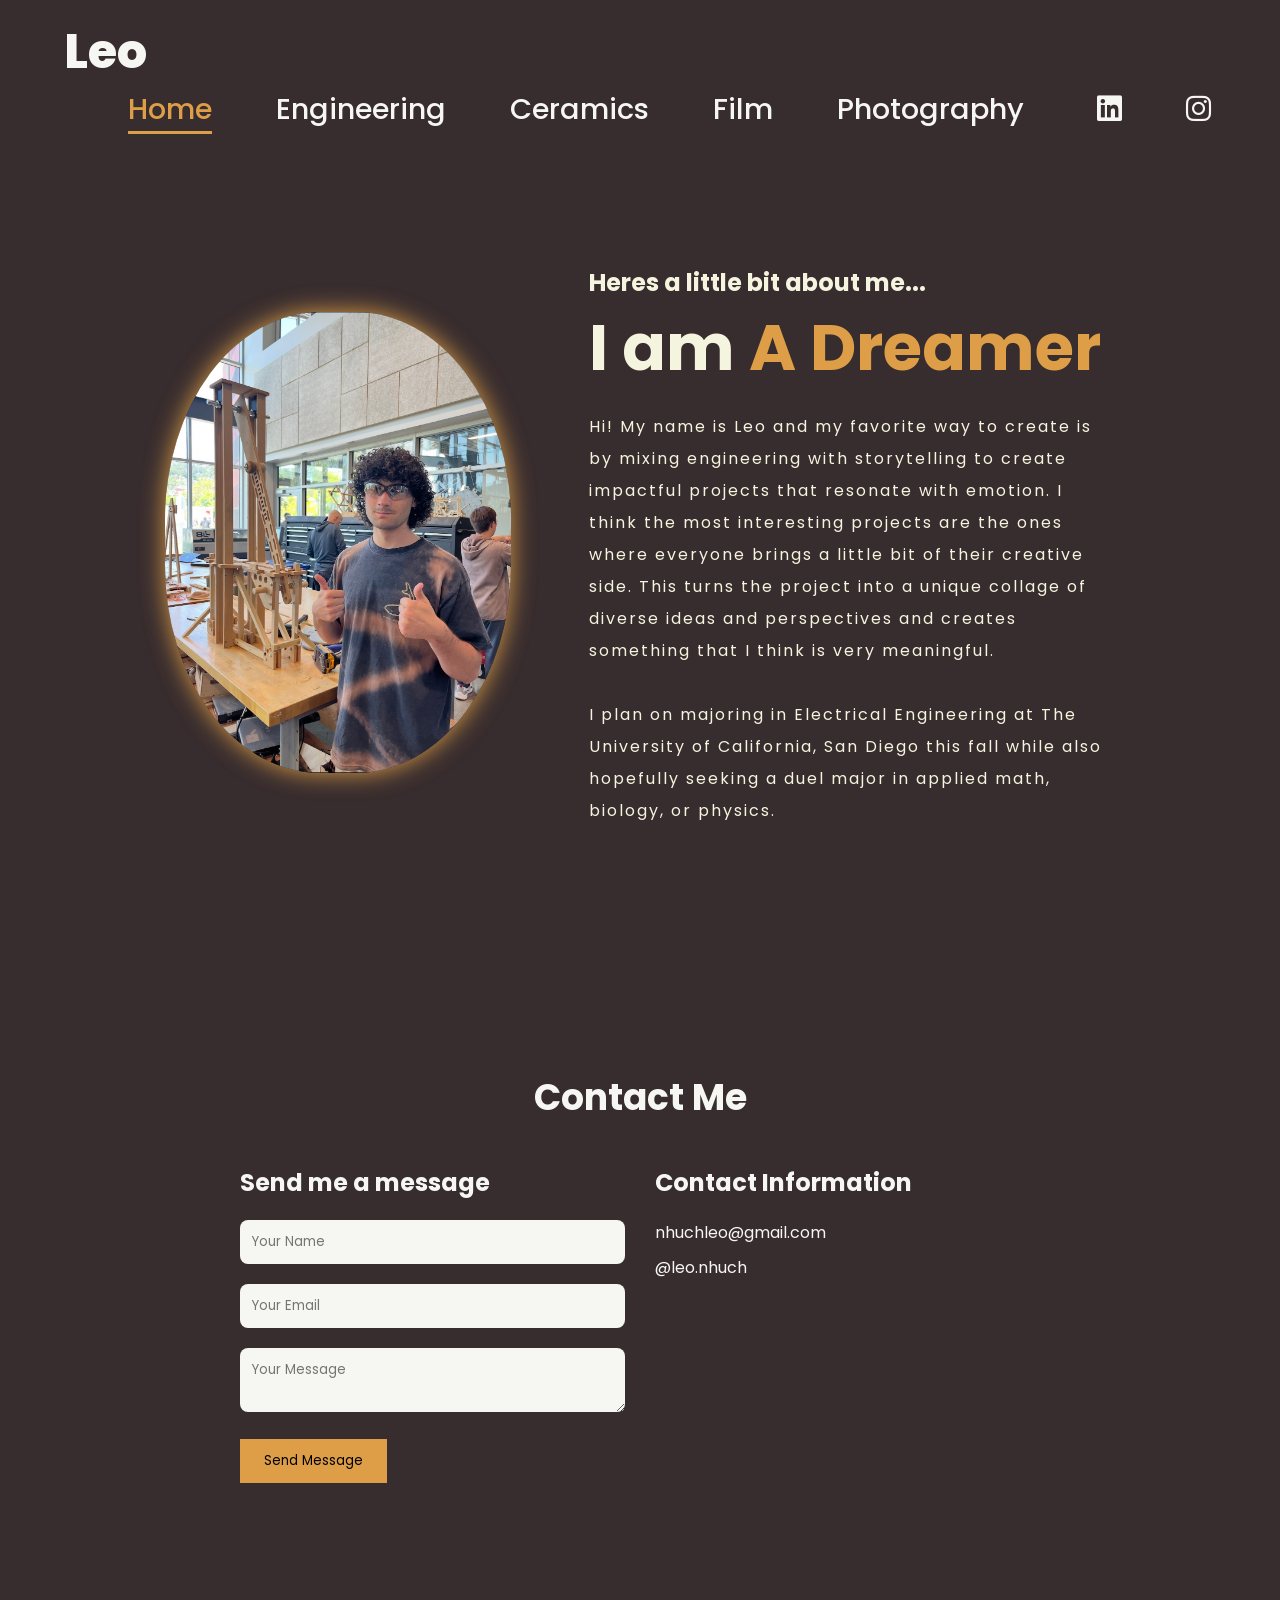
<file: index.html>
<!DOCTYPE html>
<html lang="en">
<head>
    <meta charset="UTF-8">
    <meta name="viewport" content="width=device-width, initial-scale=1.0">

    <link rel="stylesheet" href="style.css">
    <link rel="stylesheet" href="https://cdnjs.cloudflare.com/ajax/libs/font-awesome/6.7.2/css/all.min.css" 
    integrity="sha512-Evv84Mr4kqVGRNSgIGL/F/aIDqQb7xQ2vcrdIwxfjThSH8CSR7PBEakCr51Ck+w+/U6swU2Im1vVX0SVk9ABhg==" crossorigin="anonymous" 
    referrerpolicy="no-referrer" />
    

    <title>Leo's Creative Portfolio</title>
</head>
<body>
    
    <header>
        <a href="index.html" class="logo">Leo</a>
        <nav>
            <div class="nav-left">
                <a href="index.html" class="active">Home</a>
                <a href="engineering.html" class="nav-link">Engineering</a>
                <a href="ceramics.html" class="nav-link">Ceramics</a>
                <a href="film.html" class="nav-link">Film</a>
                <a href="photography.html" class="nav-link">Photography</a>
            </div>
            <div class="nav-right">
                <a href="https://www.linkedin.com/in/leo-nhuch-me" class="social-icon" target="_blank" rel="noopener noreferrer">
                    <i class="fa-brands fa-linkedin"></i>
                </a>
                <a href="https://www.instagram.com/leo.nhuch/" class="social-icon" target="_blank" rel="noopener noreferrer">
                    <i class = "fa-brands fa-instagram"></i>
                </a>
            </div>
        </nav>
    </header>



    <section class="home">
        <div class="home-img">
            <img src="IMG_9343 (2).jpg" alt="cat">
        </div>
        <div class="home-content">
            <h2>Heres a little bit about me...</h2>
            <h3 class="typing-text">I am <span></span></h3>
            <p>Hi! My name is Leo and my favorite way to create is by mixing engineering with storytelling to create impactful projects that resonate with emotion. I think the most interesting projects are the ones where everyone brings a little bit of their creative side. This turns the project into a unique collage of diverse ideas and perspectives and creates something that I think is very meaningful. 

                <br><br>I plan on majoring in Electrical Engineering at The University of California, San Diego this fall while also hopefully seeking a duel major in applied math, biology, or physics.
                                
                 </p>
        </div>
    </section>


    <section class="contact">
    <div class="container2">
        <h2>Contact Me</h2>
        <div class="contact-wrapper">
            <div class="contact-form">
                <h3>Send me a message</h3>
                <form>
                    <div class="form-group">
                        <input type="text" name="name" placeholder="Your Name">
                    </div>
                    <div class="form-group">
                        <input type="email" name="email" placeholder="Your Email">
                    </div>
                    <div class="form-group">
                        <textarea name="message" placeholder="Your Message"></textarea>
                    </div>
                    <button type="submit">Send Message</button>
                <form action="mailto:nhuchleo@gmail.com" method="post" enctype="text/plain">
            </div>
            <div class="contact-info">
                <h3>Contact Information</h3>
                <p>nhuchleo@gmail.com</p>
                <p>@leo.nhuch</p>
            </div>
        </div>
    </div>
    </section>
</body>
</html>
</file>
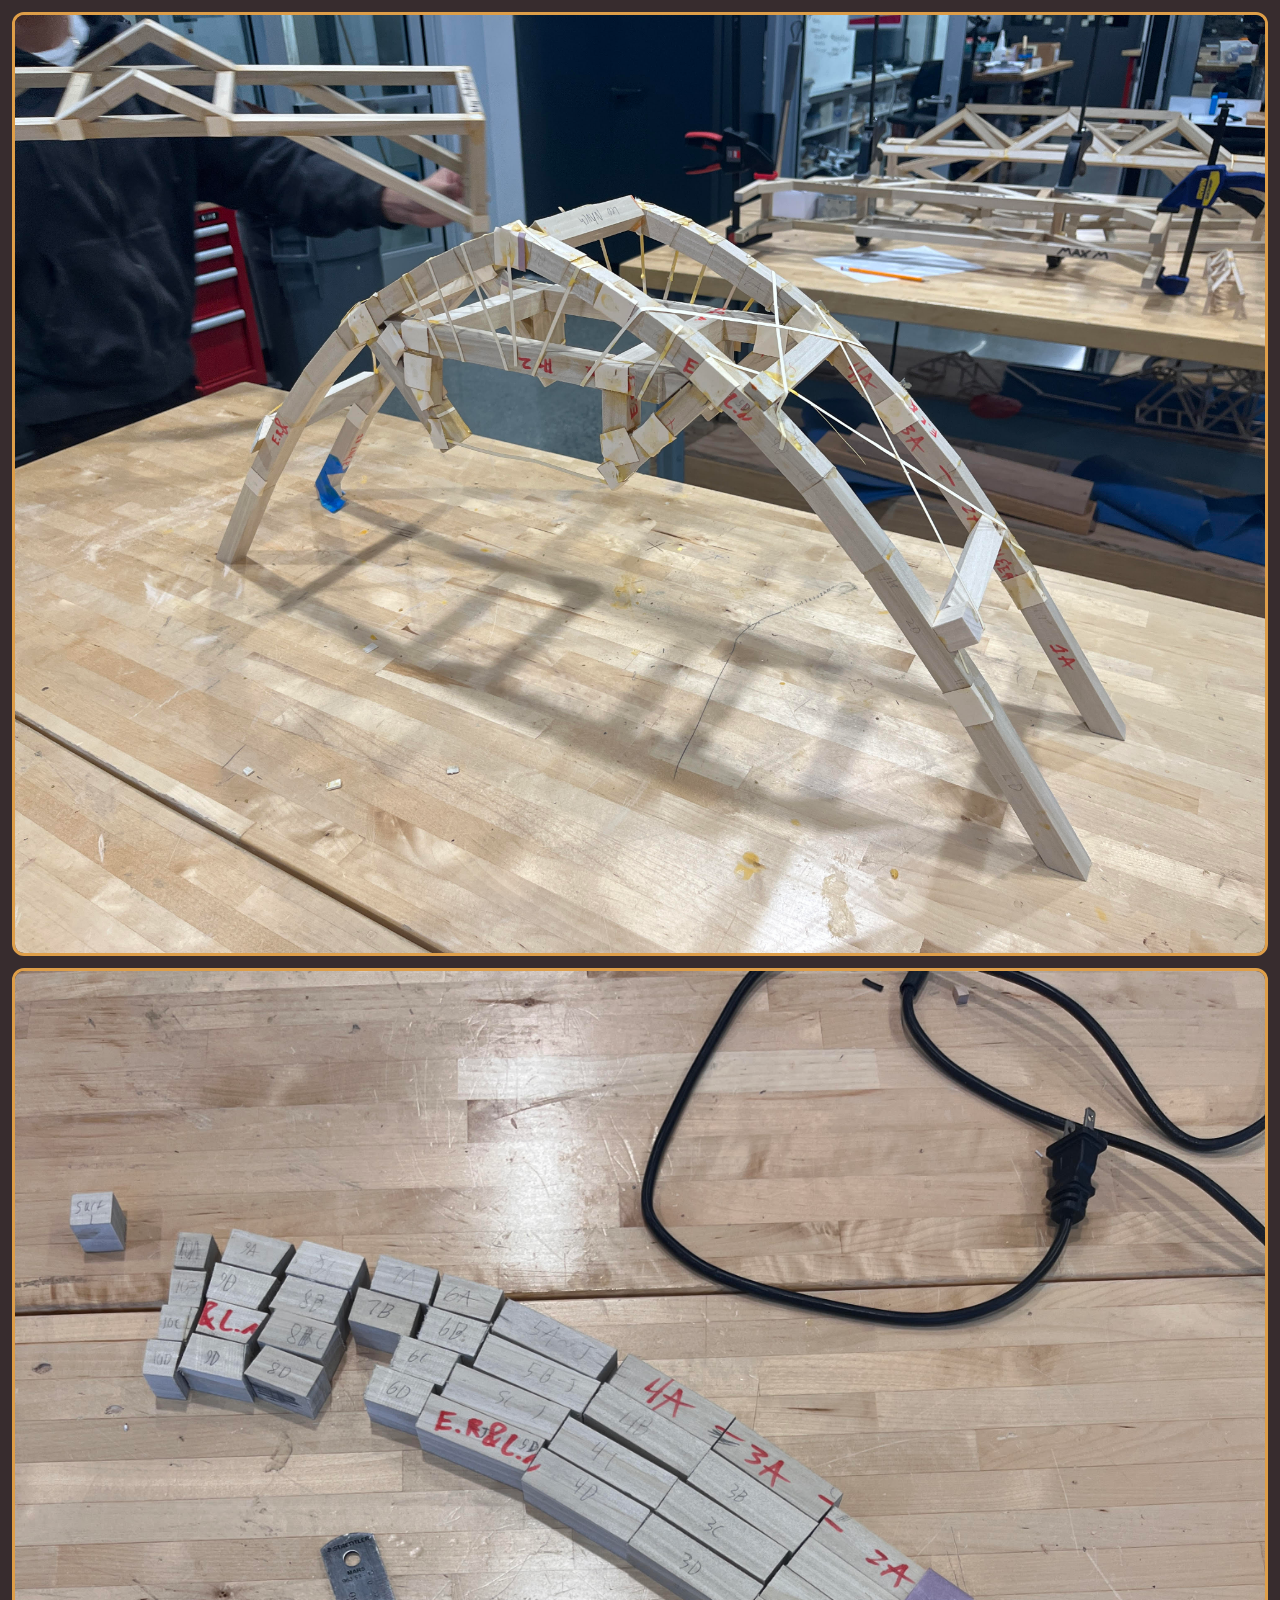
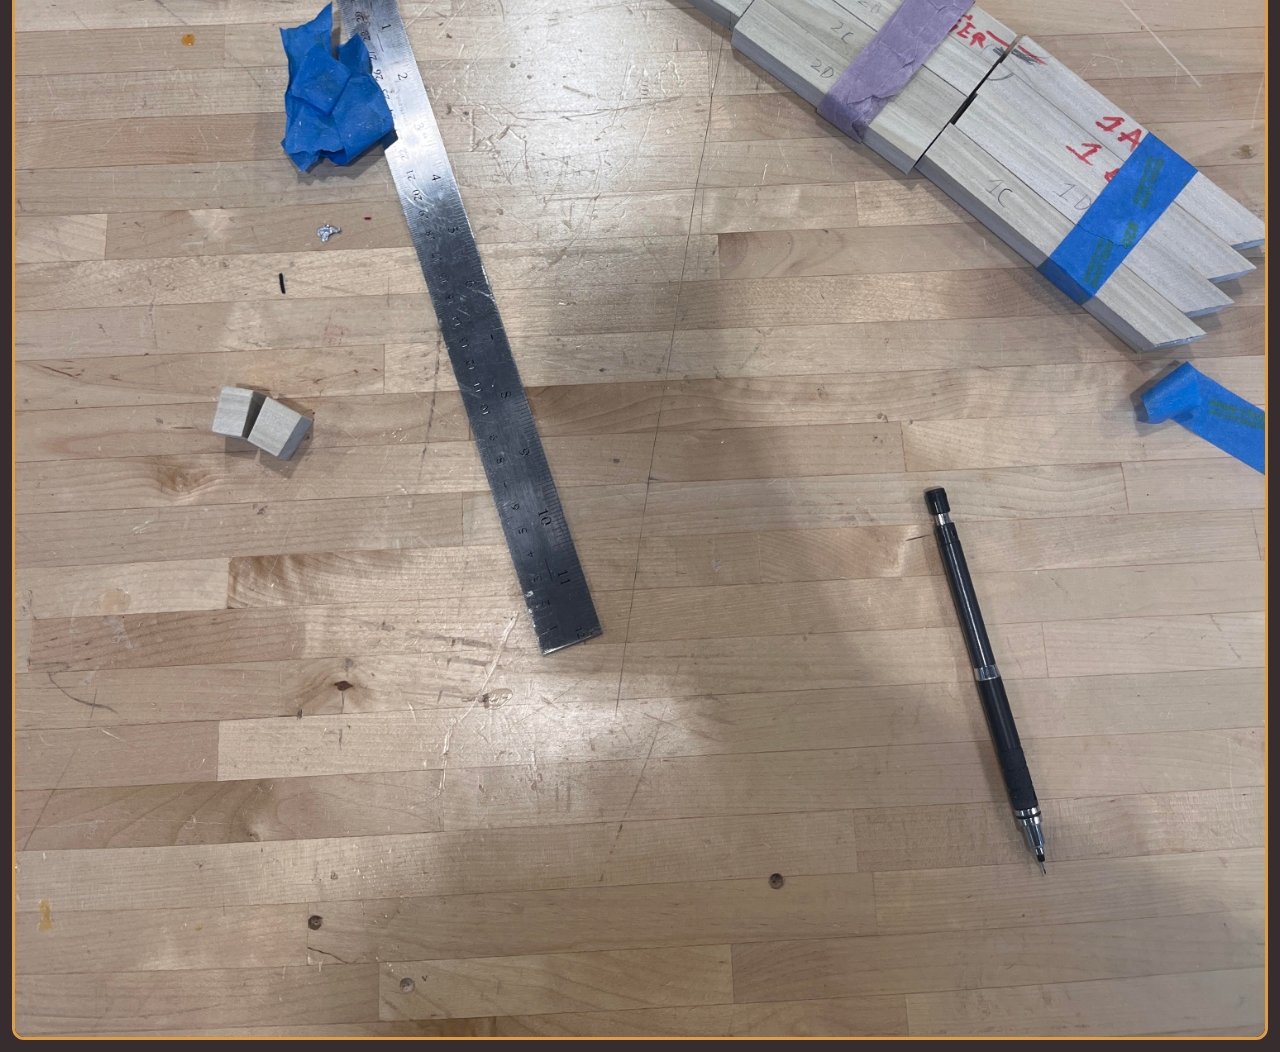
<file: bridge.html>
<!DOCTYPE html>
<html lang="en">
<head>
  <meta charset="UTF-8">
  <meta name="viewport" content="width=device-width, initial-scale=1.0">
  <title>Wind Tunnel Media</title>
  <style>
    body {
      margin: 0;
      padding: 12px;
      background: #372C2E;
    }

    .media-stack {
      display: flex;
      flex-direction: column;
      gap: 12px;
    }

    .media-stack img,
    .media-stack video,
    .media-stack iframe {
      width: 100%;
      display: block;
      border-radius: 12px;
      border: 3px solid #DE9E48;
      box-sizing: border-box;
      background: black;
    }

    .media-stack video {
      height: auto;
    }

    .youtube-embed {
      aspect-ratio: 16 / 9;
      min-height: 250px;
    }
  </style>
</head>
<body>
  <div class="media-stack">

    <img src="Final Bridge Design.jpg" alt="work">

    <img src="Bridge Build Progress.jpg" alt="work">


  </div>
</body>
</html>
</file>
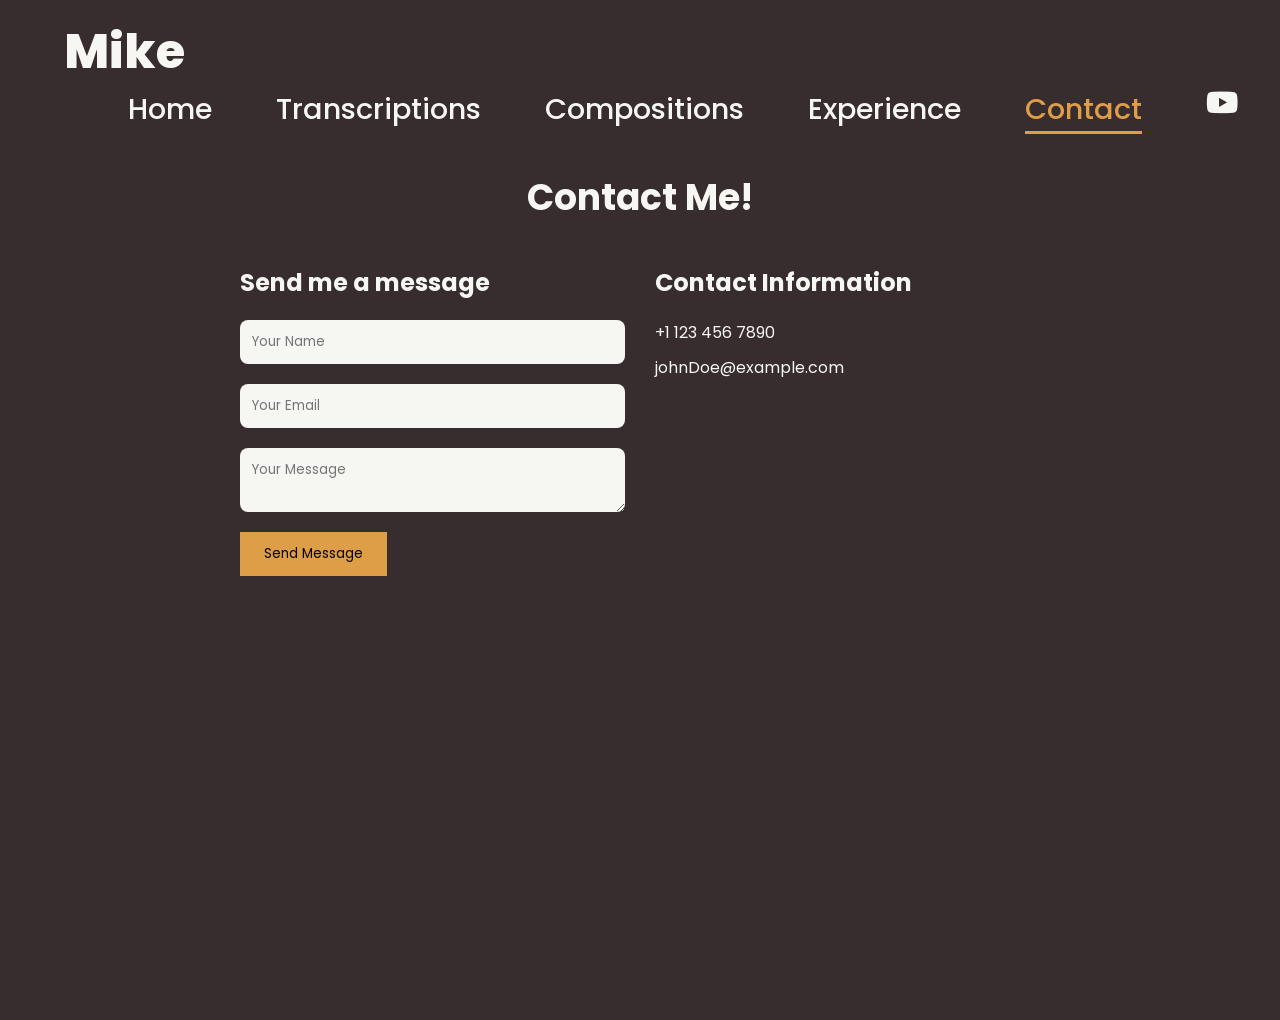
<file: contact.html>
<html lang="en">
<head>
    <meta charset="UTF-8">
    <meta name="viewport" content="width=device-width, initial-scale=1.0">
    <title>Transcriptions - Mike's Portfolio</title>
    <link rel="stylesheet" href="style.css">
    <link rel="stylesheet" href="https://cdnjs.cloudflare.com/ajax/libs/font-awesome/6.7.2/css/all.min.css" 
    integrity="sha512-Evv84Mr4kqVGRNSgIGL/F/aIDqQb7xQ2vcrdIwxfjThSH8CSR7PBEakCr51Ck+w+/U6swU2Im1vVX0SVk9ABhg==" crossorigin="anonymous" 
    referrerpolicy="no-referrer" />
</head>
<body>
    <header>
        <a href="#" class="logo">Mike</a>
        <nav>
            <div class="nav-left">
                <a href="index.html" class="nav-link">Home</a>
                <a href="ceramics.html" class="nav-link">Transcriptions</a>
                <a href="engineering.html" class="nav-link">Compositions</a>
                <a href="film.html" class="nav-link">Experience</a>
                <a href="contact.html" class="active">Contact</a>
            </div>
            <div class="nav-right">
                <a href="https://www.youtube.com/@mikemorales3796" class="social-icon" target="_blank" rel="noopener noreferrer">
                    <i class = "fa-brands fa-youtube"></i>
                </a>
                <a href="https://www.instagram.com/mzaht2.0/" class="social-icon" target="_blank" rel="noopener noreferrer">
                    <i class = "fa-brands fa-instagram"></i>
                </a>
            </div>
        </nav>
    </header>

   
    <section class="contact">
        <div class="container2">
            <h2>Contact Me!</h2>
            <div class="contact-wrapper">
                <div class="contact-form">
                    <h3>Send me a message</h3>
                    <form>  
                        <div class="form-group">
                            <input type="temt" name="name" placeholder="Your Name">
                        </div>
                        <div class="form-group">
                            <input type="email" name="email" placeholder="Your Email">
                        </div>
                        <div class="form-group">
                            <textarea name="message" placeholder="Your Message"></textarea>
                        </div>
                        <button type="submit">Send Message</button>
                    </form>
                </div>
                <div class="contact-info">
                    <h3>Contact Information</h3>
                    <p>+1 123 456 7890</p>
                    <p>johnDoe@example.com</p>
                </div>
            </div>


        </div>





    </section>





</body>
</html>
</file>
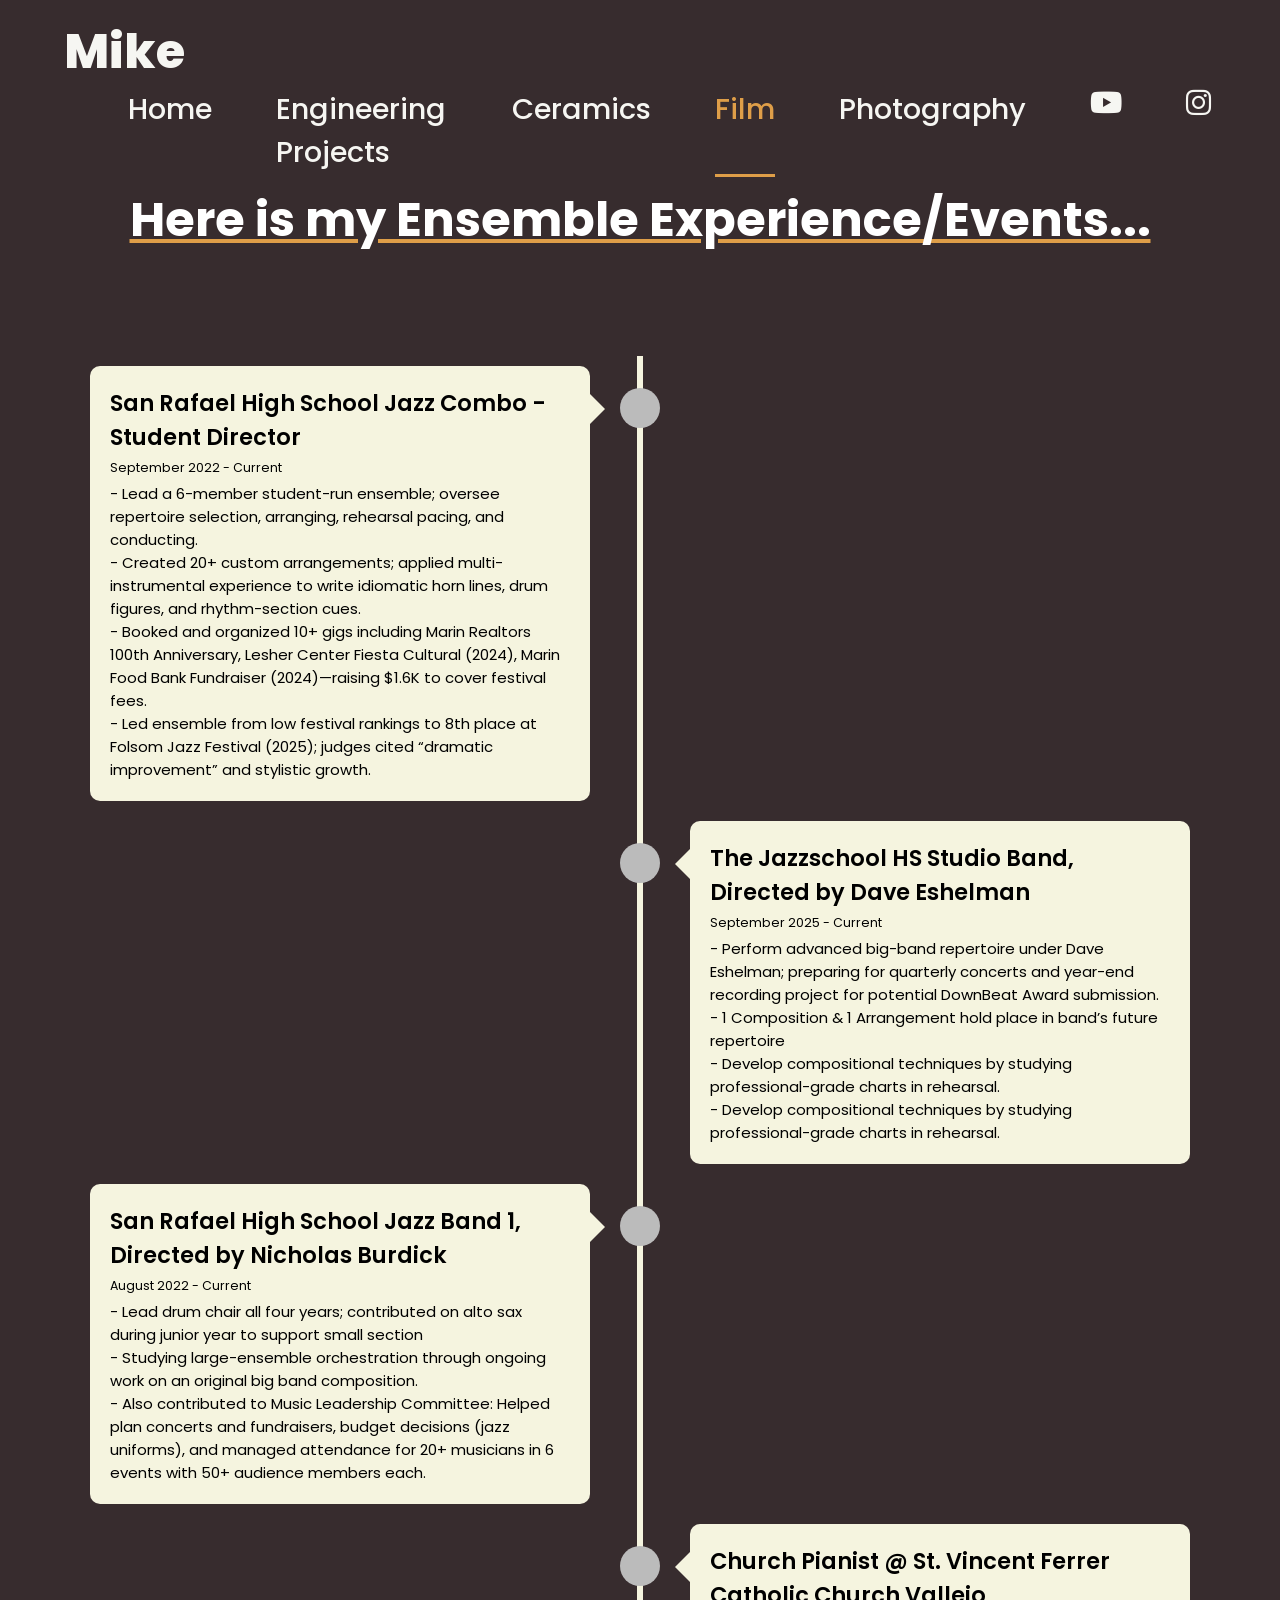
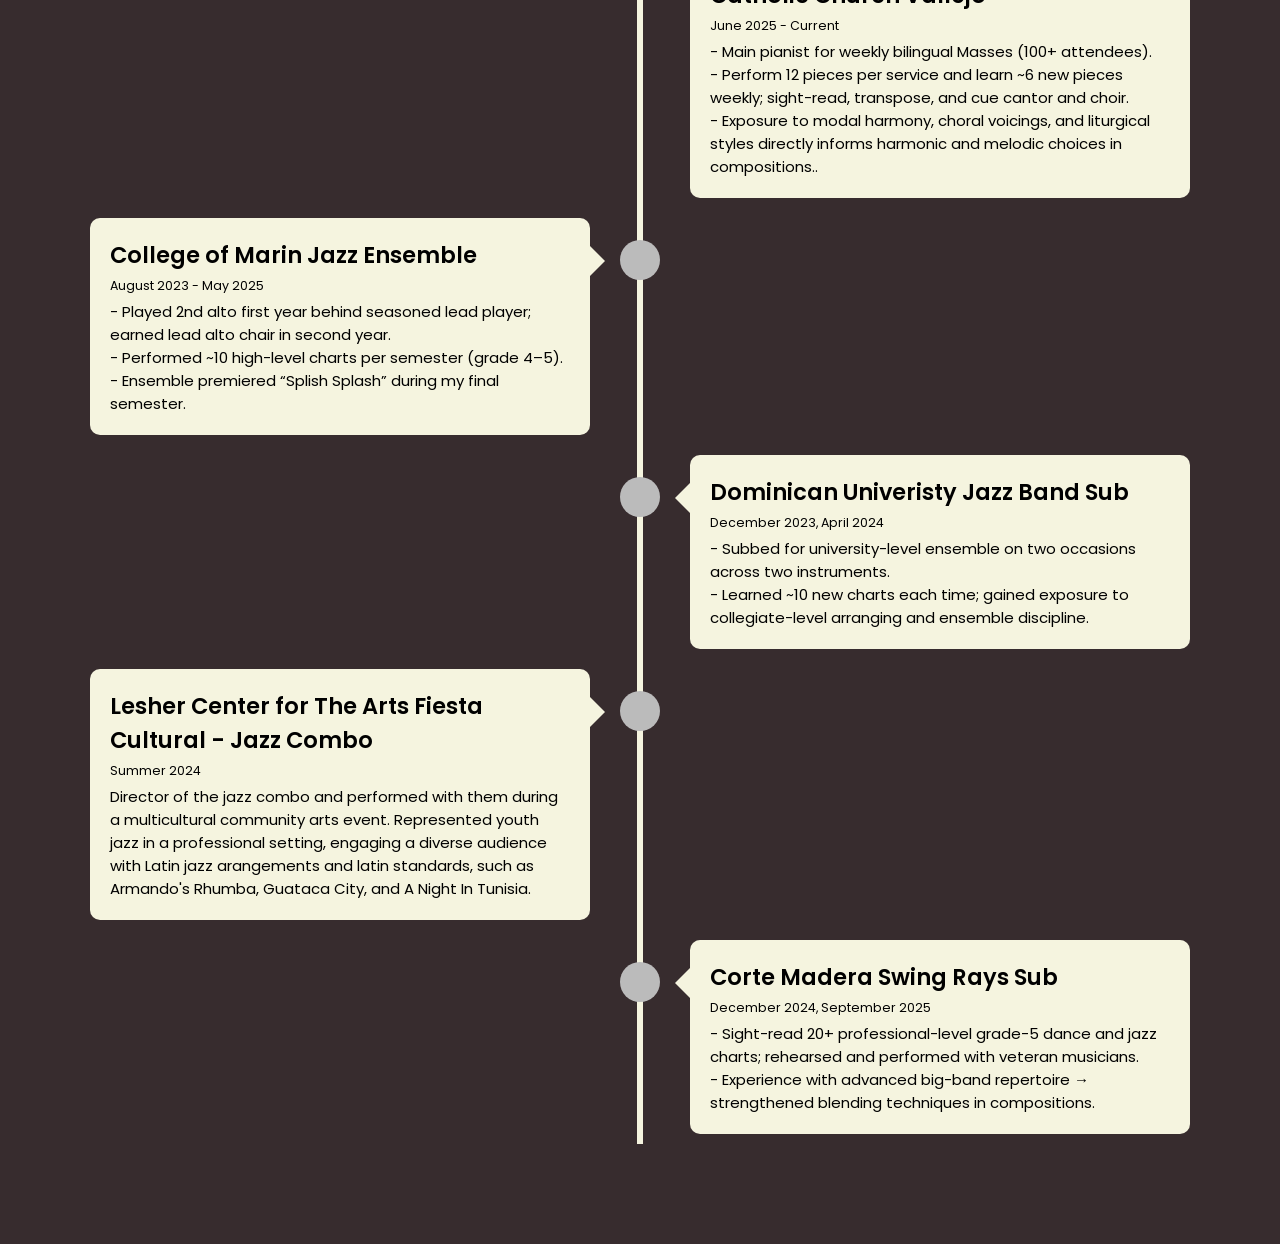
<file: filmBU.html>
<html lang="en">
<head>
    <meta charset="UTF-8">
    <meta name="viewport" content="width=device-width, initial-scale=1.0">
    <title>Experience - Mike's Portfolio</title>
    <link rel="stylesheet" href="style.css">
    <link rel="stylesheet" href="https://cdnjs.cloudflare.com/ajax/libs/font-awesome/6.7.2/css/all.min.css" 
    integrity="sha512-Evv84Mr4kqVGRNSgIGL/F/aIDqQb7xQ2vcrdIwxfjThSH8CSR7PBEakCr51Ck+w+/U6swU2Im1vVX0SVk9ABhg==" crossorigin="anonymous" 
    referrerpolicy="no-referrer" />
</head>
<body>
    <header>
        <a href="#" class="logo">Mike</a>
        <nav>
            <div class="nav-left">
                <a href="index.html" class="nav-link">Home</a>
                <a href="engineering.html" class="nav-link">Engineering Projects</a>
                <a href="ceramics.html" class="nav-link">Ceramics</a>
                <a href="film.html" class="active">Film</a>
                <a href="photography.html" class="nav-link">Photography</a>
            </div>
            <div class="nav-right">
                <a href="https://www.youtube.com/@mikemorales3796" class="social-icon" target="_blank" rel="noopener noreferrer">
                    <i class = "fa-brands fa-youtube"></i>
                </a>
                <a href="https://www.instagram.com/mzaht2.0/" class="social-icon" target="_blank" rel="noopener noreferrer">
                    <i class = "fa-brands fa-instagram"></i>
                </a>
            </div>
        </nav>
    </header>

    <h1 id="lol">Here is my Ensemble Experience/Events...</h1>
    <div class="timeline">

        <div class="container left-container">
            <span class="dot"></span>
            <div class="text-box">
                <h2>San Rafael High School Jazz Combo - Student Director</h2>
                <small>September 2022 - Current</small>
                <p>- Lead a 6-member student-run ensemble; oversee repertoire selection, arranging, rehearsal pacing, and conducting.
                    <br>- Created 20+ custom arrangements; applied multi-instrumental experience to write idiomatic horn lines, drum figures, and rhythm-section cues.
                    <br>- Booked and organized 10+ gigs including Marin Realtors 100th Anniversary, Lesher Center Fiesta Cultural (2024), Marin Food Bank Fundraiser (2024)—raising $1.6K to cover festival fees.
                    <br>- Led ensemble from low festival rankings to 8th place at Folsom Jazz Festival (2025); judges cited “dramatic improvement” and stylistic growth.
                    </p>
                <span class="left-container-arrow"></span>
            </div>
        </div>

        <div class="container right-container">
            <span class="dot"></span>
            <div class="text-box">
                <h2>The Jazzschool HS Studio Band, Directed by Dave Eshelman</h2>
                <small>September 2025 - Current</small>
                <p>- Perform advanced big-band repertoire under Dave Eshelman; preparing for quarterly concerts and year-end recording project for potential DownBeat Award submission.
                    <br>- 1 Composition & 1 Arrangement hold place in band’s future repertoire
                    <br>- Develop compositional techniques by studying professional-grade charts in rehearsal.
                    <br>- Develop compositional techniques by studying professional-grade charts in rehearsal.
                    </p>
                <span class="right-container-arrow"></span>
            </div>
        </div>

        <div class="container left-container">
            <span class="dot"></span>
            <div class="text-box">
                <h2>San Rafael High School Jazz Band 1, Directed by Nicholas Burdick</h2>
                <small>August 2022 - Current</small>
                <p>- Lead drum chair all four years; contributed on alto sax during junior year to support small section
                    <br>- Studying large-ensemble orchestration through ongoing work on an original big band composition.
                    <br>- Also contributed to Music Leadership Committee: Helped plan concerts and fundraisers, budget decisions (jazz uniforms), and managed attendance for 20+ musicians in 6 events with 50+ audience members each. 
                    </p>
                <span class="left-container-arrow"></span>
            </div>
        </div>

        <div class="container right-container">
            <span class="dot"></span>
            <div class="text-box">
                <h2>Church Pianist @ St. Vincent Ferrer Catholic Church Vallejo</h2>
                <small>June 2025 - Current</small>
                <p>- Main pianist for weekly bilingual Masses (100+ attendees).
                    <br>- Perform 12 pieces per service and learn ~6 new pieces weekly; sight-read, transpose, and cue cantor and choir.
                    <br>- Exposure to modal harmony, choral voicings, and liturgical styles directly informs harmonic and melodic choices in compositions..
                    </p>
                <span class="right-container-arrow"></span>
            </div>
        </div>
        
        <div class="container left-container">
            <span class="dot"></span>
            <div class="text-box">
                <h2>College of Marin Jazz Ensemble</h2>
                <small>August 2023 - May 2025</small>
                <p>- Played 2nd alto first year behind seasoned lead player; earned lead alto chair in second year.
                    <br>- Performed ~10 high-level charts per semester (grade 4–5).
                    <br>- Ensemble premiered “Splish Splash” during my final semester.</p>
                <span class="left-container-arrow"></span>
            </div>
        </div>

        <div class="container right-container">
            <span class="dot"></span>
            <div class="text-box">
                <h2>Dominican Univeristy Jazz Band Sub</h2>
                <small>December 2023, April 2024</small>
                <p>- Subbed for university-level ensemble on two occasions across two instruments.
                    <br>- Learned ~10 new charts each time; gained exposure to collegiate-level arranging and ensemble discipline.
                    </p>
                <span class="right-container-arrow"></span>
            </div>
        </div>

        <div class="container left-container">
            <span class="dot"></span>
            <div class="text-box">
                <h2>Lesher Center for The Arts Fiesta Cultural - Jazz Combo</h2>
                <small>Summer 2024</small>
                <p>Director of the jazz combo and performed with them during a multicultural community arts event. Represented youth jazz in a professional setting, engaging a diverse audience with Latin jazz arangements and latin standards, such as Armando's Rhumba, Guataca City, and A Night In Tunisia.</p>
                <span class="left-container-arrow"></span>
            </div>
        </div>

        <div class="container right-container">
            <span class="dot"></span>
            <div class="text-box">
                <h2>Corte Madera Swing Rays Sub</h2>
                <small>December 2024, September 2025</small>
                <p>- Sight-read 20+ professional-level grade-5 dance and jazz charts; rehearsed and performed with veteran musicians.
                    <br>- Experience with advanced big-band repertoire → strengthened blending techniques in compositions.
                    </p>
                <span class="right-container-arrow"></span>
            </div>
        </div>

       

    </div>


</body>
</html>
</file>
<file: style.css>
@import url('https://fonts.googleapis.com/css2?family=Poppins:ital,wght@0,100;0,200;0,300;0,400;0,500;0,600;0,700;0,800;0,900;1,100;1,200;1,300;1,400;1,500;1,600;1,700;1,800;1,900&family=Winky+Sans:ital,wght@0,300..900;1,300..900&display=swap');

* { 
    font-family: "Poppins", sans-serif;
    margin: 0;
    padding: 0;
    box-sizing: border-box;
    border: none;
    outline: none;
    text-decoration: none;
}

body  { 
    width: 100%;
    min-height: 100vh;
    overflow-x: hidden;
    background: #372C2E;
    justify-content: center;
    align-items: center;
    padding-top: 120px;
}


header { 
    margin-top: 0px;
    position: fixed;
    top: 0;
    left: 0;
    width: 100%;
    padding: 1rem 5%; 
    background-color: #372C2E;
    filter: drop-shadow(10px);
    display: flex;
    justify-content: space-between;
    align-items: center;
    z-index: 10;
    flex-wrap: wrap;
}


.logo { 
    font-size: 3rem;
    color: #f6f6f2;
    font-weight: 800;
    cursor: pointer;
    transition: 0.5s;
    right: px;
}

.logo:hover { 
    transform: scale(1.1);
}

nav { 
    display: flex;
    justify-content: space-between;
    width: 100%;
}


nav a { 
    font-size: 1.8rem;
    color: #f6f6f2;
    margin-left: 4rem;
    font-weight: 500;
    transition: 0.3s ease;
    border-bottom: 3px solid transparent;
}

nav a:hover, 
nav a.active { 
    color: #DE9E48;
    border-bottom: 3px solid #DE9E48;
}

.nav-left { 
    display: flex;
}

.nav-right { 
    display: flex;
    margin-right: 5px;
}

section { 
    min-height: 100vh;
    padding: 5rem 9% 5rem;
}


.home { 
    display: flex;
    justify-content: center;
    align-items: center;
    gap: 8rem;
    background-color: #372C2E;
    padding-top: 2rem;
}

.home .home-content h1{ 
    font-size: 6rem;
    font-weight: 700;
    line-height: 1.3;
    
}

span { 
    color: blue;
}

.home-content h2 {
    color: #f5f4df;
    
}

.home-content h3 { 
    font-size: 4rem;
    margin-bottom:1rem;
    font-weight: 700;
}

.home-content p { 
    color: #f5f4df;
    letter-spacing: 2px;
    line-height: 2;
    margin-right: 50px;
}

.home-img { 
    border-radius: 50%;
}

.home-img img { 
    position: relative;
    width: 27vw;
    border-radius: 45%;
    box-shadow: 0 0 25px #DE9E48;
    left: 50px;
}

.home-img img:hover { 
    font-size: 1.8rem;
    font-weight: 500;
}

.typing-text { 
    font-size: 34px;
    font-weight: 600;
    min-width: 280px;
    color: #f5f4df;
}

.typing-text span { 
    position: relative;
}

.typing-text span::before { 
    content: "A Dreamer";
    color: #DE9E48;
    animation: words 9s infinite;
}

.typing-text span::after { 
    content: "";
    background-color: #372C2E;
    position: absolute;
    width: calc(100% + 8px);
    height: 100%;
    border-left: 3px solid #372C2E;
    right: -8;
    animation: cursor 0.9s infinite;
}

@keyframes cursor{
    to { 
        border-left: 3px solid #f6f6f2;
    }
}

@keyframes words{
    0%, 19% { 
        content: "An Engineer";
    }

    20%, 39% { 
        content: "A Potter";
    }

    40%, 59% { 
        content: "A Storyteller";
    }

    60%, 79% { 
        content: "A Creator";
    }

    80%, 100% { 
        content: "A Dreamer";
    } 
}

#songwritings > h2 { 
    color: white;
    font-size: 3rem;
    text-align: center;
    text-decoration: underline;
    text-decoration-color: #DE9E48;
    padding-top: 5%;
}


.songwriting { 
    display: flex;
    flex-direction: row;
    
    gap: 20px;
    margin-bottom: 40px;
    flex-wrap: nowrap;
    padding-top: 60px;
}

.songwriting iframe { 
    width: 50%;
    height: 600px;
    border: 5px solid #DE9E48;
}

.songwriting .project-image {
    width: 50%;
    height: 600px;
    object-fit: cover;
    border: 5px solid #DE9E48;
}

.songwriting .info { 
    width: 50%;
    padding: 10px;
    padding-top: 50px;
}

.info h1 { 
    font-size: 200%;
    color: #f6f6f2;
    font-family: 'Courier New', Courier, monospace;
}

.info h2 { 
    color: #f5f4df;
    font-size: 150%;
    border-bottom: 2px dashed #7A431D;
    font-family: 'Courier New', Courier, monospace;
    padding-top: 5px;
    padding-bottom: 10px;
}

.info p { 
    color: #DE9E48;  
    font-family: 'Courier New', Courier, monospace;
    padding-top: 10px;
}

.splish {
    display: block;
    margin-top: 5px;
    margin-right: auto;
    width: 400px; /* or whatever size fits your design */
    border-radius: 10px;
    background-color: #fff6f0; /* optional background */
    
  }

#recording { 
    margin-top: 20px;
}

/* create timeline for experience page */

.timeline { 
    position: relative;
    max-width: 1200px;
    margin: 100px auto;
}

.container { 
    padding: 10px 50px;
    position: relative;
    width: 50%;
}

.text-box { 
    padding: 20px;
    background: #f5f4df;
    position: relative;
    border-radius: 10px;
    font-size: 15px;
}

.left-container { 
    left: 0;
}

.right-container{
    left: 50%;
}

.dot {
    position: absolute;
    border-radius: 50%;
    right: -20px;
    top: 32px;
    width: 40px;
    height: 40px;
    background-color: #bbb;
    border-radius: 50%;
}

.right-container .dot { 
    left: -20px;
}

.timeline::after { 
    content: ' ';
    position: absolute;
    width: 6px;
    height: 100%;
    background: #f5f4df;
    top: 0;
    left: 50%;
    margin-left: -3px;
    z-index: -1;
}


.text-box h2 { 
    font-weight: 600;
}

.text-box small { 
    display: inline-block;
    margin-top: 5px;
}

.text-box p{ 
    display: inline-block;
    margin-top: 5px;
}

.left-container-arrow { 
    height: 0;
    width: 0;
    position: absolute;
    top: 28px;
    z-index: 1;
    border-top: 15px solid transparent;
    border-bottom: 15px solid transparent;
    border-left: 15px solid #f5f4df;
    right: -15px;
}

.right-container-arrow { 
    height: 0;
    width: 0;
    position: absolute;
    top: 28px;
    z-index: 1;
    border-top: 15px solid transparent;
    border-bottom: 15px solid transparent;
    border-right: 15px solid #f5f4df;
    left: -15px;
}

#lol { 
    color: white;
    font-size: 3rem;
    text-align: center;
    text-decoration: underline;
    text-decoration-color: #DE9E48;
    padding-top: 5%;
}

.contact { 
    min-height: 100vh;
    padding: 50px;
    text-align: center;
}

.container2 { 
    max-width: 800px;
    margin: 0 auto;
}

.container2 h2 { 
    font-size: 36px;
    margin-bottom: 40px;
    color: #f6f6f2;
}

.contact-wrapper { 
    display: grid;
    grid-template-columns: repeat(2, 1fr);
    grid-gap: 30px;
}

.contact-form { 
    text-align: left;

}

.contact-form h3 { 
    font-size: 24px;
    margin-bottom: 20px;
    color: #f6f6f2;
}

.form-group { 
    margin-bottom: 20px;
}

input, textarea { 
    width: 100%;
    padding: 12px;
    border-radius: 8px;
    border: none;
    background-color: #f6f6f2;
    color: #372C2E;
}

input:focus,
textarea:focus { 
    outline: none;
    box-shadow: 0 0 8px #DE9E48;
}

button { 
    display: inline-block;
    padding: 12px 24px;
    background-color: #DE9E48;
    border: none;
    cursor: pointer;
}

.contact-info { 
    text-align: left;
}

.contact-info h3 { 
    font-size: 24px;
    margin-bottom: 20px;
    color: #f6f6f2;
}

.contact-info p { 
    margin-bottom: 10px;
    color: #f6f6f2;
}

@media (max-width: 768px) {
    header {
      flex-direction: column;
      align-items: flex-start;
      padding: 1rem 2rem;
    }
  
    nav {
      flex-direction: column;
      align-items: flex-start;
      width: 100%;
    }
  
    .nav-left,
    .nav-right {
      flex-direction: column;
      width: 100%;
      gap: 0.5rem;
      margin-left: 0;
    }
  
    nav a {
      font-size: 1.4rem;
      margin-left: 0;
    }
  }
</file>
